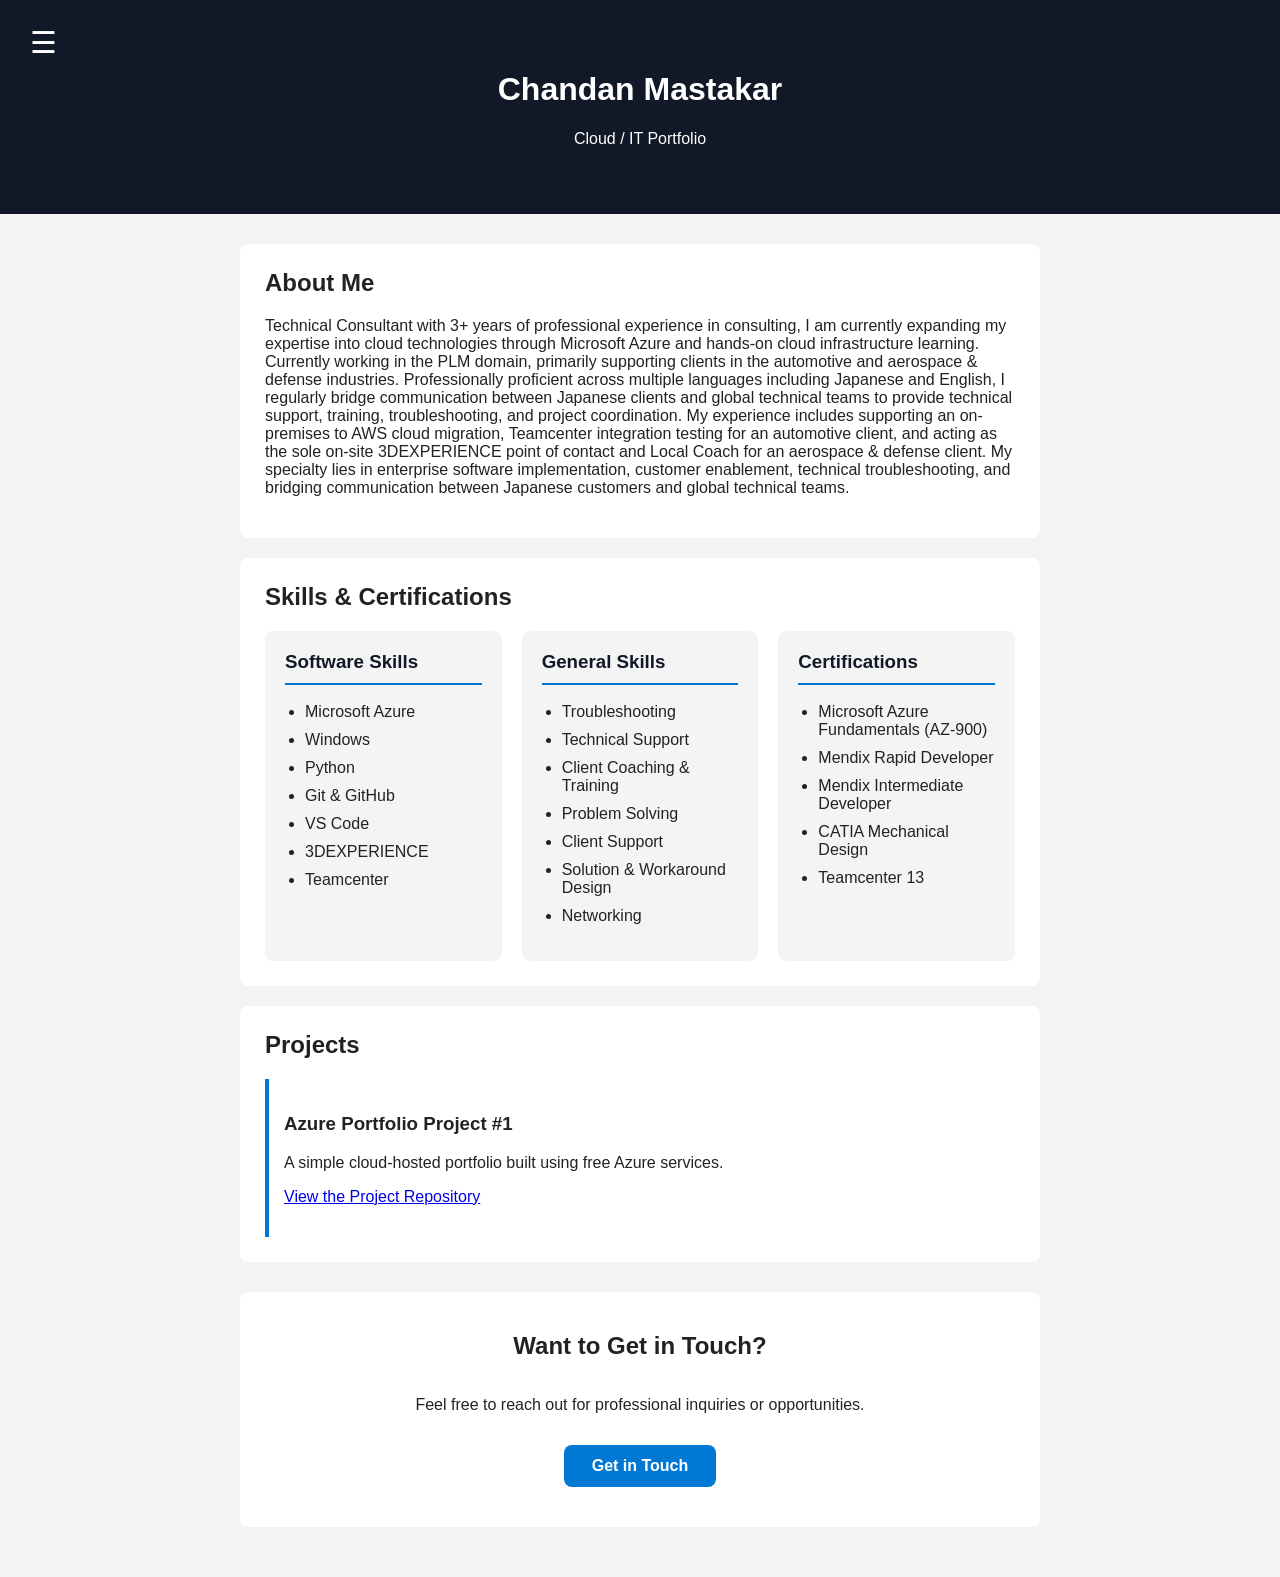
<file: index.html>
<!DOCTYPE html>
<html lang="en">
<head>
  <meta charset="UTF-8">
  <meta name="viewport" content="width=device-width, initial-scale=1.0">
  <title>My Cloud Portfolio</title>
  <link rel="stylesheet" href="style.css">
</head>

<body>

  <!-- Sidebar -->
  <div id="mySidenav" class="sidenav">
    <a href="javascript:void(0)" class="closebtn" onclick="closeNav()">&times;</a>

    <h2>Menu</h2>

    <a href="#about" onclick="closeNav()">About Me</a>
    <a href="#skills" onclick="closeNav()">Skills</a>
    <a href="#projects" onclick="closeNav()">Projects</a>
    <a href="contact.html">Get in Touch</a>
  </div>

  <!-- Hamburger button -->
  <span class="menu-button" onclick="openNav()">&#9776;</span>

  <header>
    <h1>Chandan Mastakar</h1>
    <p>Cloud / IT Portfolio</p>
  </header>

  <main>

    <!-- About -->
    <section id="about">
      <h2>About Me</h2>

      <p>
        Technical Consultant with 3+ years of professional experience in consulting,
        I am currently expanding my expertise into cloud technologies through
        Microsoft Azure and hands-on cloud infrastructure learning.

        Currently working in the PLM domain, primarily supporting clients in the
        automotive and aerospace & defense industries. Professionally proficient
        across multiple languages including Japanese and English, I regularly bridge
        communication between Japanese clients and global technical teams to provide
        technical support, training, troubleshooting, and project coordination.

        My experience includes supporting an on-premises to AWS cloud migration,
        Teamcenter integration testing for an automotive client, and acting as the
        sole on-site 3DEXPERIENCE point of contact and Local Coach for an aerospace
        & defense client.

        My specialty lies in enterprise software implementation, customer enablement,
        technical troubleshooting, and bridging communication between Japanese
        customers and global technical teams.
      </p>
    </section>


    <!-- Skills -->
    <section id="skills">
      <h2>Skills & Certifications</h2>

      <div class="skills-container">

        <!-- Software Skills -->
        <div class="skills-column">
          <h3>Software Skills</h3>

          <ul>
            <li>Microsoft Azure</li>
            <li>Windows</li>
            <li>Python</li>
            <li>Git & GitHub</li>
            <li>VS Code</li>
            <li>3DEXPERIENCE</li>
            <li>Teamcenter</li>
          </ul>
        </div>

        <!-- General Skills -->
        <div class="skills-column">
          <h3>General Skills</h3>

          <ul>
            <li>Troubleshooting</li>
            <li>Technical Support</li>
            <li>Client Coaching & Training</li>
            <li>Problem Solving</li>
            <li>Client Support</li>
            <li>Solution & Workaround Design</li>
            <li>Networking</li>
          </ul>
        </div>

        <!-- Certifications -->
        <div class="skills-column">
          <h3>Certifications</h3>

          <ul>
            <li>Microsoft Azure Fundamentals (AZ-900)</li>
            <li>Mendix Rapid Developer</li>
            <li>Mendix Intermediate Developer</li>
            <li>CATIA Mechanical Design</li>
            <li>Teamcenter 13</li>
          </ul>
        </div>

      </div>
    </section>


    <!-- Projects -->
    <section id="projects">
      <h2>Projects</h2>

      <div class="project">
        <h3>Azure Portfolio Project #1</h3>

        <p>
          A simple cloud-hosted portfolio built using free Azure services.
        </p>

        <p>
          <a href="https://github.com/cmastakar/Azure-Portfolio-Project-1" target="_blank" rel="noopener noreferrer">
          View the Project Repository
          </a>
        </p>
        </p>
      </div>
    </section>


    <!-- Contact CTA -->
    <section class="contact-cta">
        <h2>Want to Get in Touch?</h2>

        <p>
            Feel free to reach out for professional inquiries or opportunities.
        </p>

        <button class="contact-button" onclick="window.location.href='contact.html'">
            Get in Touch
        </button>
    </section>

  </main>

  <script src="script.js"></script>

</body>
</html>
</file>
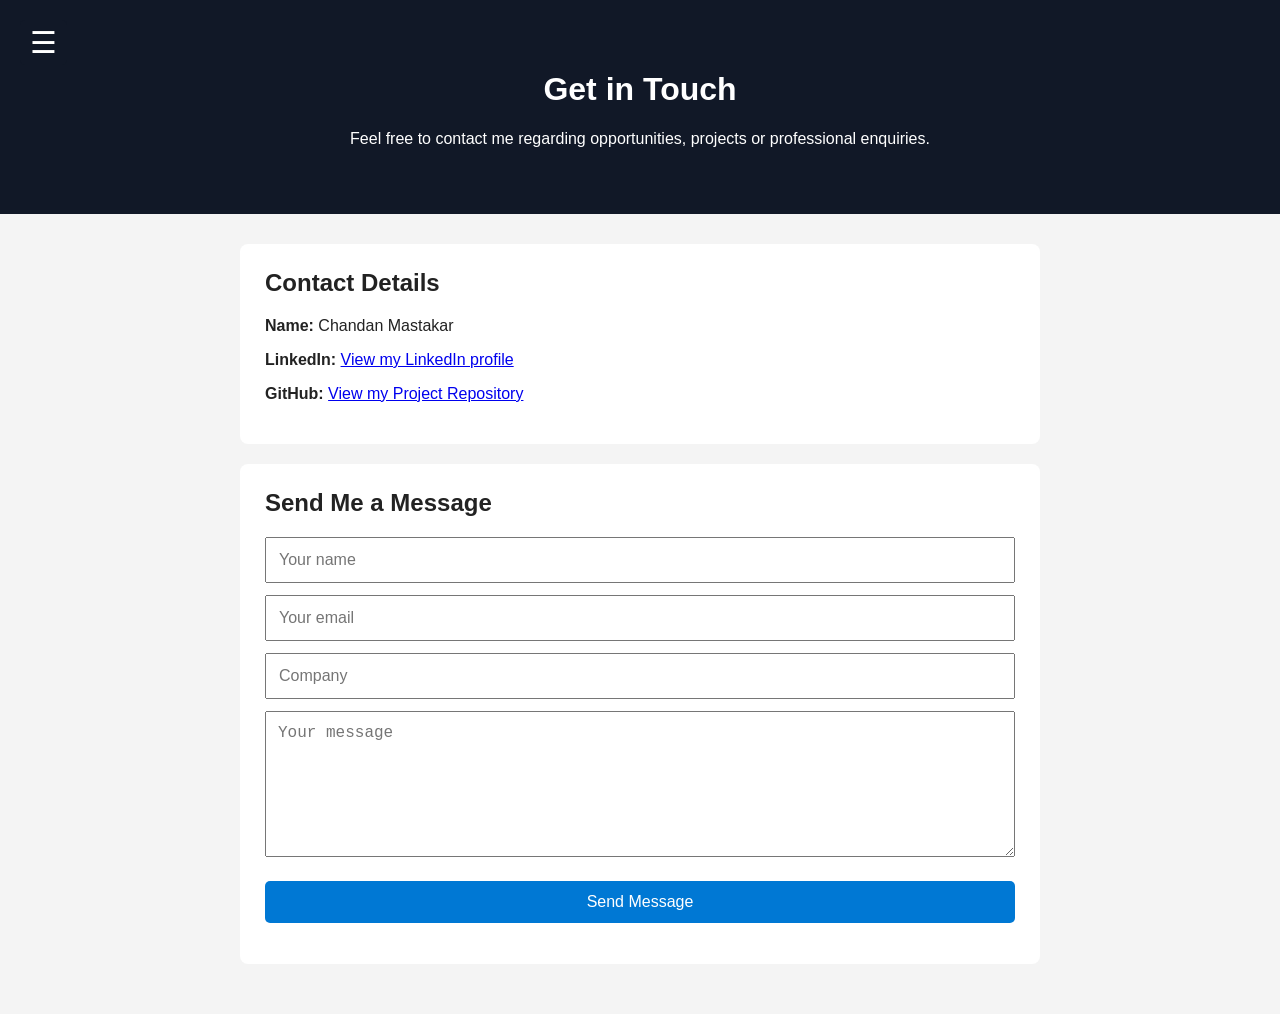
<file: contact.html>
<!DOCTYPE html>
<html lang="en">

<head>
  <meta charset="UTF-8">
  <meta name="viewport" content="width=device-width, initial-scale=1.0">

  <title>Get in Touch | Chandan Mastakar</title>

  <link rel="stylesheet" href="style.css">
  <script
    src="https://challenges.cloudflare.com/turnstile/v0/api.js"
    async
    defer>
 </script>
</head>

<body>

  <!-- Sidebar -->
  <div id="mySidenav" class="sidenav">

    <a href="javascript:void(0)"
       class="closebtn"
       onclick="closeNav()">
       &times;
    </a>

    <h2>Menu</h2>

    <!-- These return to sections on the home page -->
    <a href="index.html#about">About Me</a>
    <a href="index.html#skills">Skills</a>
    <a href="index.html#projects">Projects</a>

    <a href="contact.html">Get in Touch</a>

  </div>

  <!-- Hamburger Menu -->
  <span class="menu-button" onclick="openNav()">
    &#9776;
  </span>


  <header>

    <h1>Get in Touch</h1>

    <p>
      Feel free to contact me regarding opportunities,
      projects or professional enquiries.
    </p>

  </header>


  <main>

    <section>

      <h2>Contact Details</h2>

      <div class="contact-details">

        <p>
          <strong>Name:</strong>
          Chandan Mastakar
        </p>


        <p>
            <strong> LinkedIn:</strong>
            <a href="https://www.linkedin.com/in/chandan-mastakar-b32551208" target="_blank" rel="noopener noreferrer">
            View my LinkedIn profile
            </a>
        </p>

        <p>
          <strong>GitHub:</strong>
          <a href="https://github.com/cmastakar/Azure-Portfolio-Project-1" target="_blank" rel="noopener noreferrer">
            View my Project Repository
          </a>
        </p>

      </div>

    </section>


    <section>

      <h2>Send Me a Message</h2>

      <form id="contactForm">

  <input
    type="text"
    id="name"
    placeholder="Your name"
    maxlength="100"
    required
  >

  <input
    type="email"
    id="email"
    placeholder="Your email"
    maxlength="254"
    required
  >

  <input
    type="text"
    id="company"
    placeholder="Company"
    maxlength="150"
  >

  <textarea
    id="message"
    placeholder="Your message"
    maxlength="3000"
    required
  ></textarea>

  <!-- Honeypot: real users should never interact with this -->
  <div class="honeypot" aria-hidden="true">
    <label for="website">Website</label>
    <input
      type="text"
      id="website"
      name="website"
      tabindex="-1"
      autocomplete="off"
    >
  </div>
  <div
    class="cf-turnstile"
    data-sitekey="0x4AAAAAAErsf-UnfHe5-fu8">
  </div>

  <button type="submit">
    Send Message
  </button>

</form>

      <p id="formMessage"></p>

    </section>

  </main>


  <script src="script.js"></script>

</body>
</html>
</file>
<file: style.css>
body {
  font-family: Arial, sans-serif;
  margin: 0;
  background-color: #f4f4f4;
  color: #222;
}

header {
  text-align: center;
  padding: 50px 20px;
  background-color: #111827;
  color: white;
}

main {
  max-width: 800px;
  margin: auto;
  padding: 30px 20px;
}

section {
  background-color: white;
  padding: 25px;
  margin-bottom: 20px;
  border-radius: 8px;
}

h2 {
  margin-top: 0;
}

.project {
  padding: 15px;
  border-left: 4px solid #0078d4;
}

form {
  display: flex;
  flex-direction: column;
  gap: 12px;
}

input,
textarea {
  padding: 12px;
  font-size: 16px;
}

textarea {
  min-height: 120px;
}

button {
  padding: 12px;
  font-size: 16px;
  cursor: pointer;
  background-color: #0078d4;
  color: white;
  border: none;
  border-radius: 5px;
}

button:hover {
  background-color: #005ea6;
}

/* Sidebar */
.sidenav {
  height: 100%;
  width: 0;

  position: fixed;
  z-index: 1000;

  top: 0;
  left: 0;

  background-color: #111827;

  overflow-x: hidden;

  padding-top: 60px;
}

/* Sidebar title */
.sidenav h2 {
  color: white;
  padding-left: 32px;
}

/* Sidebar links */
.sidenav a {
  padding: 12px 12px 12px 32px;

  text-decoration: none;

  font-size: 20px;

  color: #b0b0b0;

  display: block;
}

.sidenav a:hover {
  color: white;
}

/* Close button */
.sidenav .closebtn {
  position: absolute;

  top: 10px;
  right: 25px;

  font-size: 36px;
}

/* Hamburger button */
.menu-button {
  font-size: 30px;

  cursor: pointer;

  position: fixed;

  top: 20px;
  left: 20px;

  z-index: 999;

  color: white;

  background-color: #111827;

  padding: 5px 10px;

  border-radius: 5px;
}

/* Makes sidebar anchor links line up properly */
html {
  scroll-behavior: smooth;
}
.skills-container {
  display: flex;
  flex-direction: row;
  gap: 20px;
  width: 100%;
}

.skills-column {
  flex: 1;
  padding: 20px;
  background-color: #f4f4f4;
  border-radius: 8px;
}

.skills-column h3 {
  margin-top: 0;
  color: #111827;
  border-bottom: 2px solid #0078d4;
  padding-bottom: 10px;
}

.skills-column ul {
  padding-left: 20px;
}

.skills-column li {
  margin-bottom: 10px;
}

.contact-cta {
  text-align: center;
  display: flex;
  flex-direction: column;
  align-items: center;
  justify-content: center;

  padding: 40px;
  margin-top: 30px;
}

.contact-button {
  display: inline-block;

  padding: 12px 28px;
  margin-top: 15px;

  font-size: 16px;
  font-weight: 600;

  border: none;
  border-radius: 8px;

  cursor: pointer;
}

.contact-button:hover {
  transform: translateY(-2px);
}

.honeypot {
  position: absolute;
  left: -9999px;
  width: 1px;
  height: 1px;
  overflow: hidden;
}
</file>
